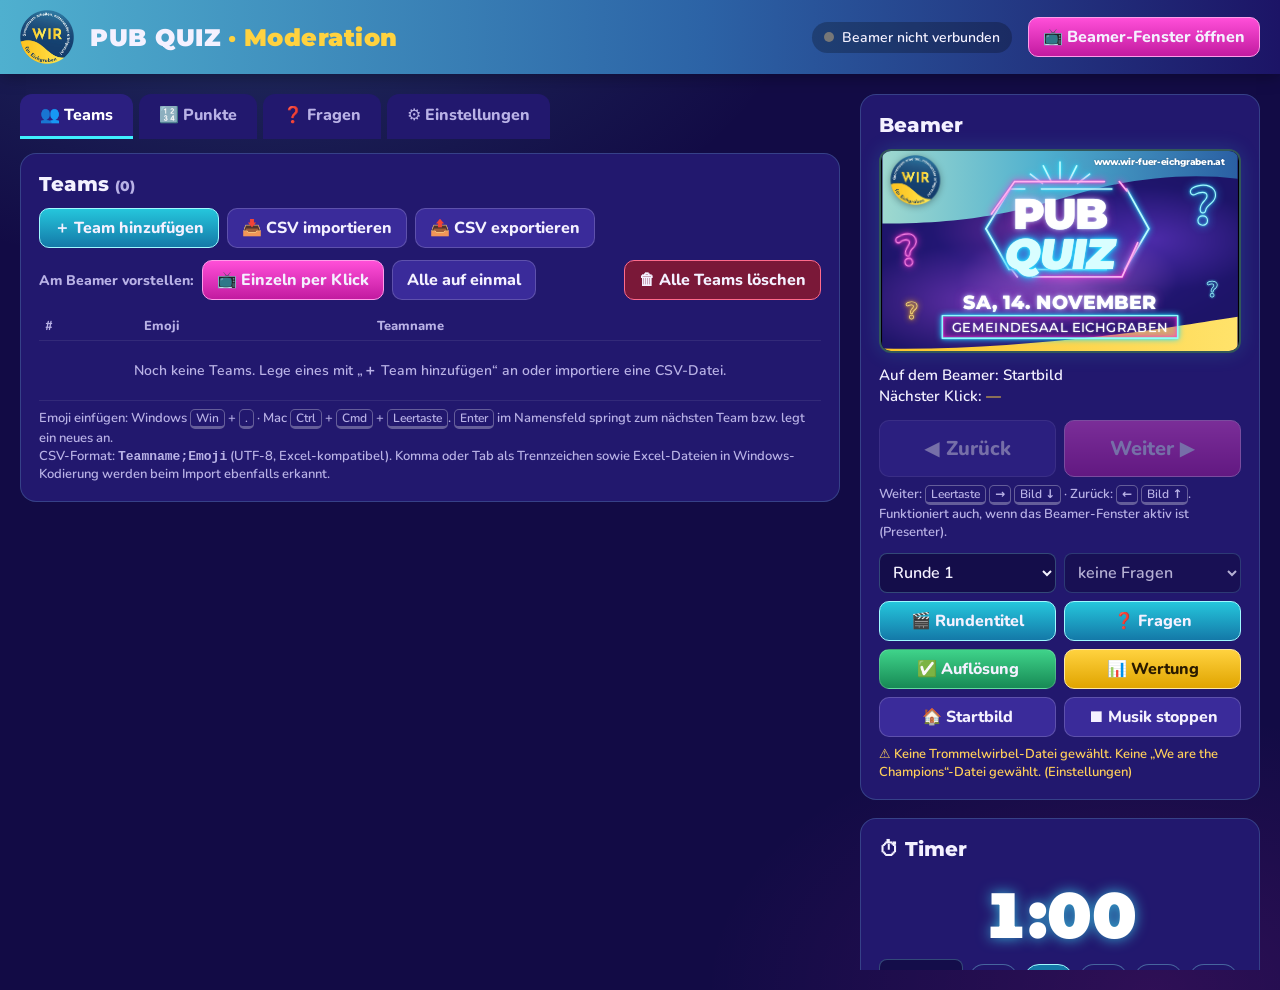
<file: index.html>
<!doctype html>
<html lang="de">
<head>
<meta charset="utf-8">
<meta name="viewport" content="width=device-width, initial-scale=1">
<title>WIR Pub Quiz</title>
<meta http-equiv="refresh" content="0; url=PubQuiz.html">
<style>body{margin:0;min-height:100vh;display:grid;place-items:center;background:#1c1466;color:#fff;font-family:system-ui,sans-serif}a{color:#3ff0ff}</style>
</head>
<body><p>Weiter zum <a href="PubQuiz.html">WIR Pub Quiz</a> …</p></body>
</html>
</file>
